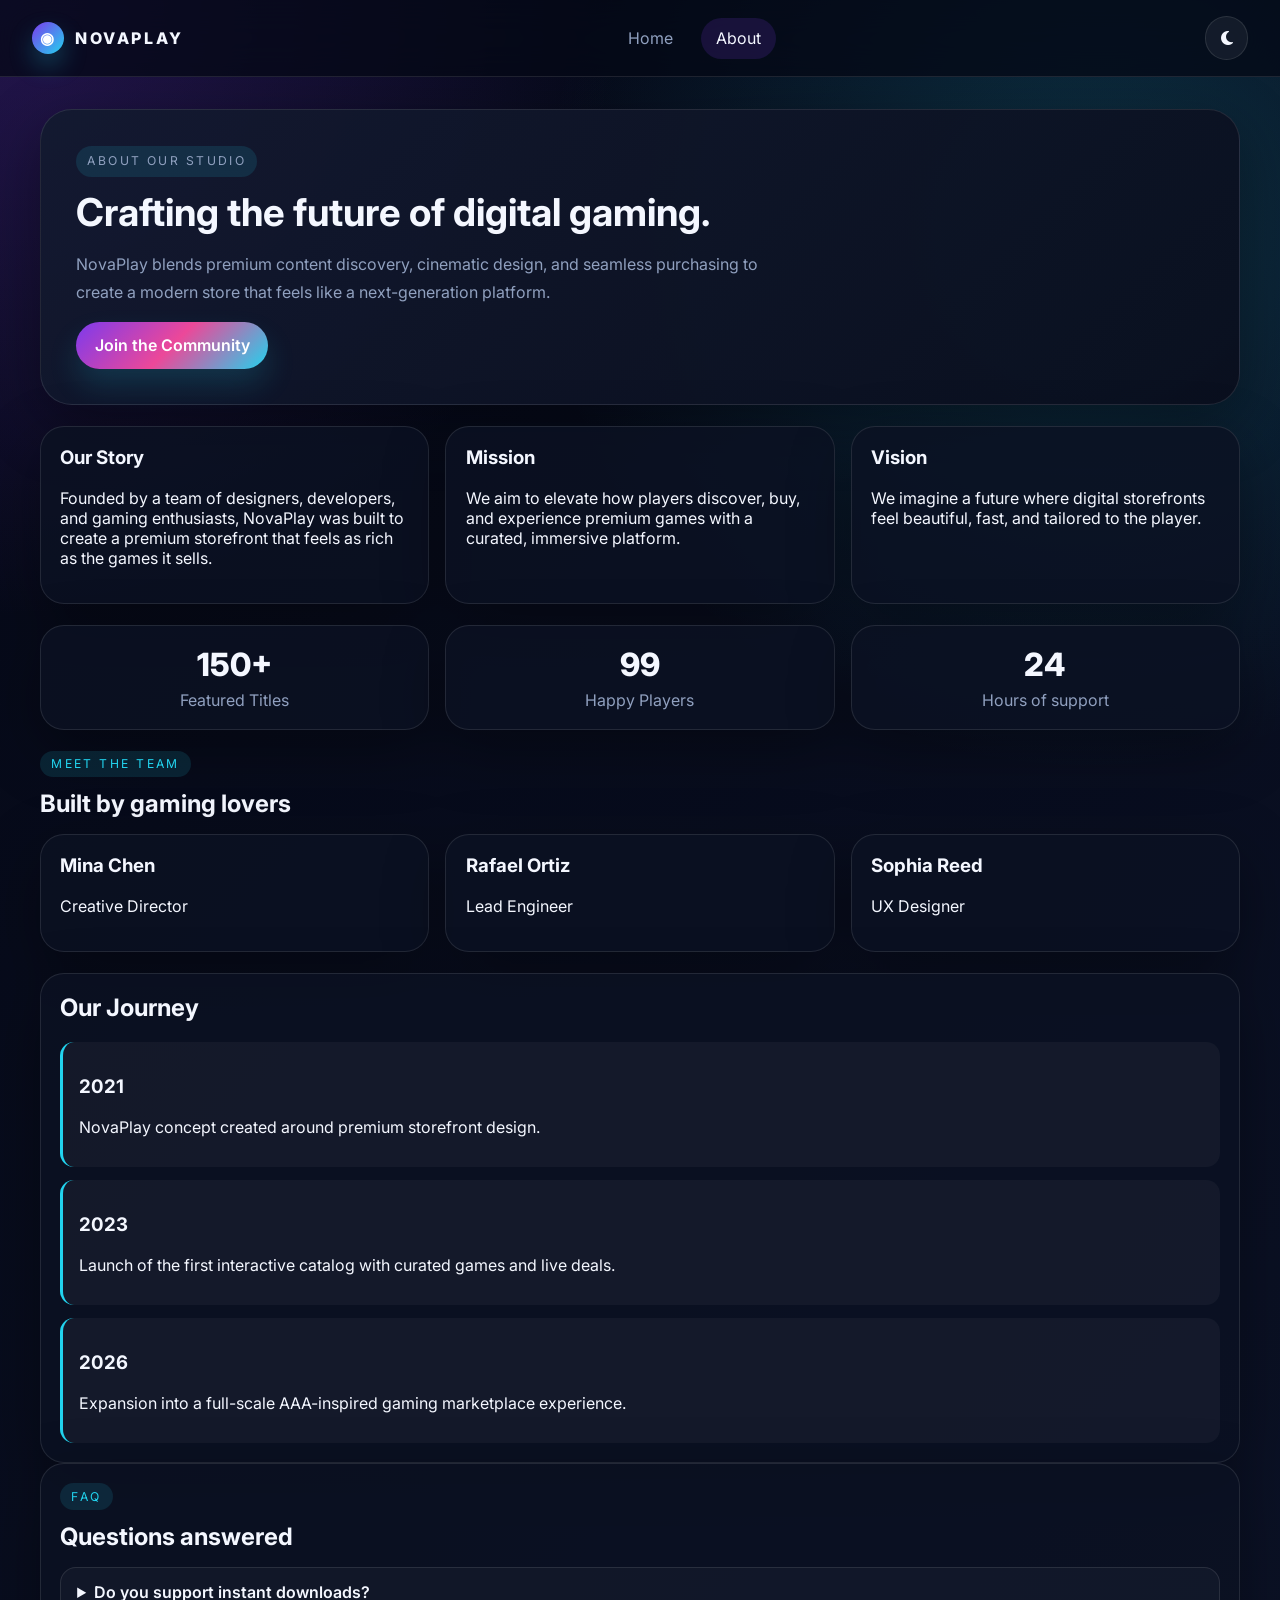
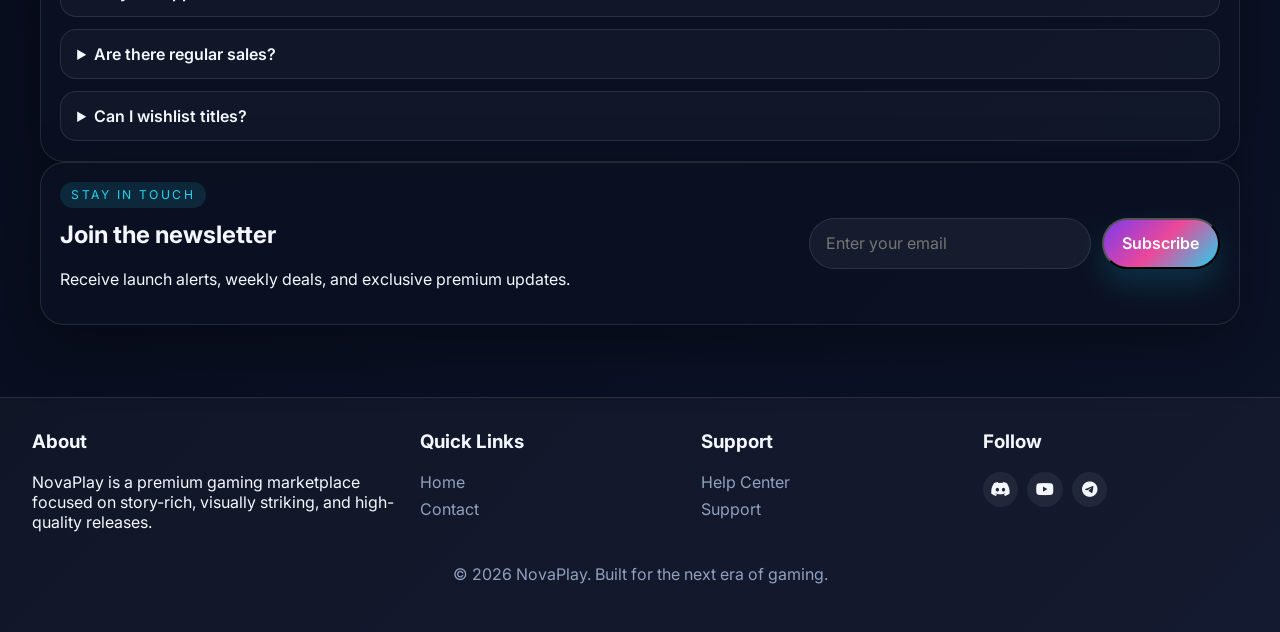
<file: about.html>
<!DOCTYPE html>
<html lang='en'>
  <head>
    <meta charset='UTF-8' />
    <meta name='viewport' content='width=device-width, initial-scale=1.0' />
    <meta name='description' content='Learn about NovaPlay, our story, values, and the features behind our premium gaming marketplace.' />
    <title>About NovaPlay</title>
    <link rel='preconnect' href='https://fonts.googleapis.com' />
    <link rel='preconnect' href='https://fonts.gstatic.com' crossorigin />
    <link href='https://fonts.googleapis.com/css2?family=Inter:wght@400;500;600;700;800&display=swap' rel='stylesheet' />
    <link rel='stylesheet' href='https://cdnjs.cloudflare.com/ajax/libs/font-awesome/6.5.2/css/all.min.css' />
    <link rel='stylesheet' href='about.css' />
  </head>
  <body>
    <header class='site-header'>
      <a class='brand' href='index.html'>
        <span class='brand__icon'>◉</span>
        <span>NovaPlay</span>
      </a>

      <button class='nav-toggle' id='navToggle' aria-label='Toggle navigation'>
        <span></span>
        <span></span>
        <span></span>
      </button>

      <nav class='site-nav' id='siteNav'>
        <a href='index.html' class='nav-link'>Home</a>
        <a href='about.html' class='nav-link active'>About</a>
      </nav>

      <div class='header-actions'>
        <button class='icon-btn' id='themeToggle' aria-label='Toggle theme'>
          <i class='fa-solid fa-moon'></i>
        </button>
      </div>
    </header>

    <main class='about-page'>
      <section class='about-hero reveal'>
        <div>
          <p class='eyebrow'>About our studio</p>
          <h1>Crafting the future of digital gaming.</h1>
          <p>NovaPlay blends premium content discovery, cinematic design, and seamless purchasing to create a modern store that feels like a next-generation platform.</p>
          <a class='btn btn-primary' href='#contact'>Join the Community</a>
        </div>
      </section>

      <section class='about-grid'>
        <article class='glass-card reveal'>
          <h3>Our Story</h3>
          <p>Founded by a team of designers, developers, and gaming enthusiasts, NovaPlay was built to create a premium storefront that feels as rich as the games it sells.</p>
        </article>
        <article class='glass-card reveal'>
          <h3>Mission</h3>
          <p>We aim to elevate how players discover, buy, and experience premium games with a curated, immersive platform.</p>
        </article>
        <article class='glass-card reveal'>
          <h3>Vision</h3>
          <p>We imagine a future where digital storefronts feel beautiful, fast, and tailored to the player.</p>
        </article>
      </section>

      <section class='stats-row reveal'>
        <div class='stat-card'>
          <span class='counter' data-target='150'>0</span>
          <p>Featured Titles</p>
        </div>
        <div class='stat-card'>
          <span class='counter' data-target='99'>0</span>
          <p>Happy Players</p>
        </div>
        <div class='stat-card'>
          <span class='counter' data-target='24'>0</span>
          <p>Hours of support</p>
        </div>
      </section>

      <section class='team-section'>
        <div class='section-heading reveal'>
          <div>
            <p class='eyebrow'>Meet the team</p>
            <h2>Built by gaming lovers</h2>
          </div>
        </div>
        <div class='team-grid'>
          <article class='glass-card reveal'>
            <h3>Mina Chen</h3>
            <p>Creative Director</p>
          </article>
          <article class='glass-card reveal'>
            <h3>Rafael Ortiz</h3>
            <p>Lead Engineer</p>
          </article>
          <article class='glass-card reveal'>
            <h3>Sophia Reed</h3>
            <p>UX Designer</p>
          </article>
        </div>
      </section>

      <section class='timeline-section reveal'>
        <h2>Our Journey</h2>
        <div class='timeline'>
          <div class='timeline-item'>
            <h3>2021</h3>
            <p>NovaPlay concept created around premium storefront design.</p>
          </div>
          <div class='timeline-item'>
            <h3>2023</h3>
            <p>Launch of the first interactive catalog with curated games and live deals.</p>
          </div>
          <div class='timeline-item'>
            <h3>2026</h3>
            <p>Expansion into a full-scale AAA-inspired gaming marketplace experience.</p>
          </div>
        </div>
      </section>

      <section class='faq-section reveal'>
        <div class='section-heading'>
          <div>
            <p class='eyebrow'>FAQ</p>
            <h2>Questions answered</h2>
          </div>
        </div>
        <div class='faq-list'>
          <details>
            <summary>Do you support instant downloads?</summary>
            <p>Yes. Once purchased, your titles are ready to download instantly and securely.</p>
          </details>
          <details>
            <summary>Are there regular sales?</summary>
            <p>Absolutely. Our storefront updates with new promotions, bundles, and seasonal discounts.</p>
          </details>
          <details>
            <summary>Can I wishlist titles?</summary>
            <p>Yes, every game card includes a wishlist feature so you can save favorites for later.</p>
          </details>
        </div>
      </section>

      <section class='contact-card reveal' id='contact'>
        <div>
          <p class='eyebrow'>Stay in touch</p>
          <h2>Join the newsletter</h2>
          <p>Receive launch alerts, weekly deals, and exclusive premium updates.</p>
        </div>
        <form class='newsletter-form'>
          <input type='email' placeholder='Enter your email' />
          <button class='btn btn-primary' type='submit'>Subscribe</button>
        </form>
      </section>
    </main>

    <footer class='site-footer'>
      <div class='footer-grid'>
        <div>
          <h3>About</h3>
          <p>NovaPlay is a premium gaming marketplace focused on story-rich, visually striking, and high-quality releases.</p>
        </div>
        <div>
          <h3>Quick Links</h3>
          <ul>
            <li><a href='index.html'>Home</a></li>
            <li><a href='#contact'>Contact</a></li>
          </ul>
        </div>
        <div>
          <h3>Support</h3>
          <ul>
            <li><a href='#'>Help Center</a></li>
            <li><a href='#'>Support</a></li>
          </ul>
        </div>
        <div>
          <h3>Follow</h3>
          <div class='social-links'>
            <a href='#'><i class='fa-brands fa-discord'></i></a>
            <a href='#'><i class='fa-brands fa-youtube'></i></a>
            <a href='#'><i class='fa-brands fa-telegram'></i></a>
          </div>
        </div>
      </div>
      <p class='footer-copy'>© 2026 NovaPlay. Built for the next era of gaming.</p>
    </footer>

    <script src='about.js'></script>
  </body>
</html>
</file>
<file: about.css>
@import url('style.css');

.about-page {
  padding: 2rem 0 3rem;
}

.about-hero {
  padding: 2.2rem;
  border-radius: 32px;
  border: 1px solid var(--border);
  background: linear-gradient(135deg, rgba(19, 26, 48, 0.95), rgba(10, 15, 30, 0.95));
  box-shadow: var(--shadow);
  margin-bottom: 1.3rem;
}

.about-hero h1 {
  font-size: clamp(2rem, 3vw, 2.8rem);
  margin: 0 0 0.8rem;
}

.about-hero p {
  color: var(--muted);
  line-height: 1.7;
  max-width: 720px;
}

.about-grid,
.team-grid {
  display: grid;
  grid-template-columns: repeat(3, minmax(0, 1fr));
  gap: 1rem;
  margin-bottom: 1.3rem;
}

.glass-card,
.contact-card,
.timeline-section,
.faq-section {
  border: 1px solid var(--border);
  background: var(--panel);
  border-radius: 24px;
  box-shadow: var(--shadow);
  padding: 1.2rem;
}

.glass-card h3,
.timeline-section h2,
.faq-section h2,
.contact-card h2 {
  margin-top: 0;
}

.stats-row {
  display: grid;
  grid-template-columns: repeat(3, minmax(0, 1fr));
  gap: 1rem;
  margin-bottom: 1.3rem;
}

.timeline {
  display: grid;
  gap: 0.8rem;
  margin-top: 1rem;
}

.timeline-item {
  padding: 0.9rem 1rem;
  border-left: 3px solid var(--accent-2);
  background: rgba(255,255,255,0.04);
  border-radius: 14px;
}

.faq-list {
  display: grid;
  gap: 0.7rem;
  margin-top: 1rem;
}

.faq-list details {
  padding: 0.9rem 1rem;
  border-radius: 16px;
  border: 1px solid var(--border);
  background: rgba(255,255,255,0.03);
}

.faq-list summary {
  cursor: pointer;
  font-weight: 600;
}

.faq-list p {
  color: var(--muted);
  line-height: 1.6;
}

.contact-card {
  display: flex;
  justify-content: space-between;
  align-items: center;
  gap: 1rem;
}

.newsletter-form {
  display: flex;
  gap: 0.7rem;
  flex-wrap: wrap;
}

.newsletter-form input {
  min-width: 260px;
  padding: 0.8rem 1rem;
  border-radius: 999px;
  border: 1px solid var(--border);
  background: rgba(255,255,255,0.05);
  color: var(--text);
  outline: 0;
}



/* Планшеты */
@media (max-width: 992px) {
  .about-grid,
  .team-grid,
  .stats-row {
    grid-template-columns: repeat(2, 1fr);
  }

  .about-hero {
    padding: 2rem;
  }
}

/* Телефоны */
@media (max-width: 768px) {
  .about-page {
    padding: 2rem 1rem;
  }

  .about-hero {
    padding: 1.5rem;
    text-align: center;
  }

  .about-grid,
  .team-grid,
  .stats-row {
    grid-template-columns: 1fr;
  }

  .contact-card {
    flex-direction: column;
    align-items: flex-start;
    gap: 15px;
  }

  .newsletter-form {
    display: flex;
    flex-direction: column;
    gap: 12px;
  }

  .newsletter-form input,
  .newsletter-form button {
    width: 100%;
  }

  h1 {
    font-size: 2rem;
  }

  h2 {
    font-size: 1.5rem;
  }
}

/* Очень маленькие телефоны */
@media (max-width: 576px) {
  .about-page {
    padding: 1.5rem 0.8rem;
  }

  .about-hero {
    padding: 1rem;
  }

  h1 {
    font-size: 1.7rem;
  }

  h2 {
    font-size: 1.3rem;
  }

  p {
    font-size: 0.95rem;
  }
}

/* Очень большие экраны */
@media (min-width: 1600px) {
  .about-grid,
  .team-grid,
  .stats-row {
    grid-template-columns: repeat(4, 1fr);
  }

  .about-page {
    max-width: 1600px;
    margin: 0 auto;
  }
}
</file>
